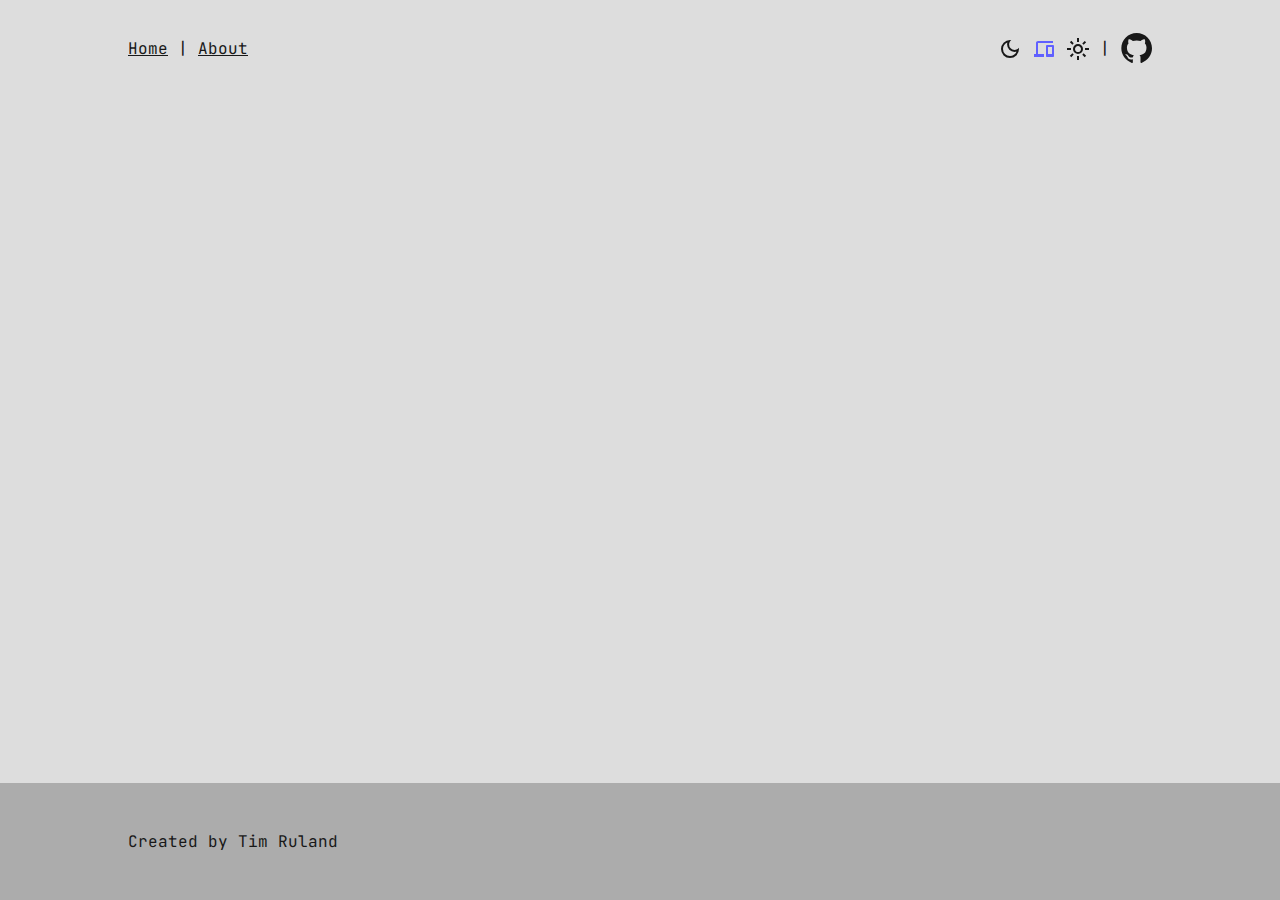
<file: about.html>
<!DOCTYPE html>
<html lang="en">

<head>
    <meta charset="UTF-8">
    <meta name="viewport" content="width=device-width, initial-scale=1.0">
    <title>Tim Ruland - Lebenslauf</title>
    <link rel="shortcut icon" href="assets/Lebenslauf/schönes bild klein@0,1x.png" type="image/x-icon">
    <link rel="stylesheet" href="style.css">
    <script type="module" src="Components.mjs"></script>
</head>

<body>
    <site-header></site-header>
    <main></main>
    <div class="grow"></div>
    <site-footer></site-footer>
</body>

</html>
</file>
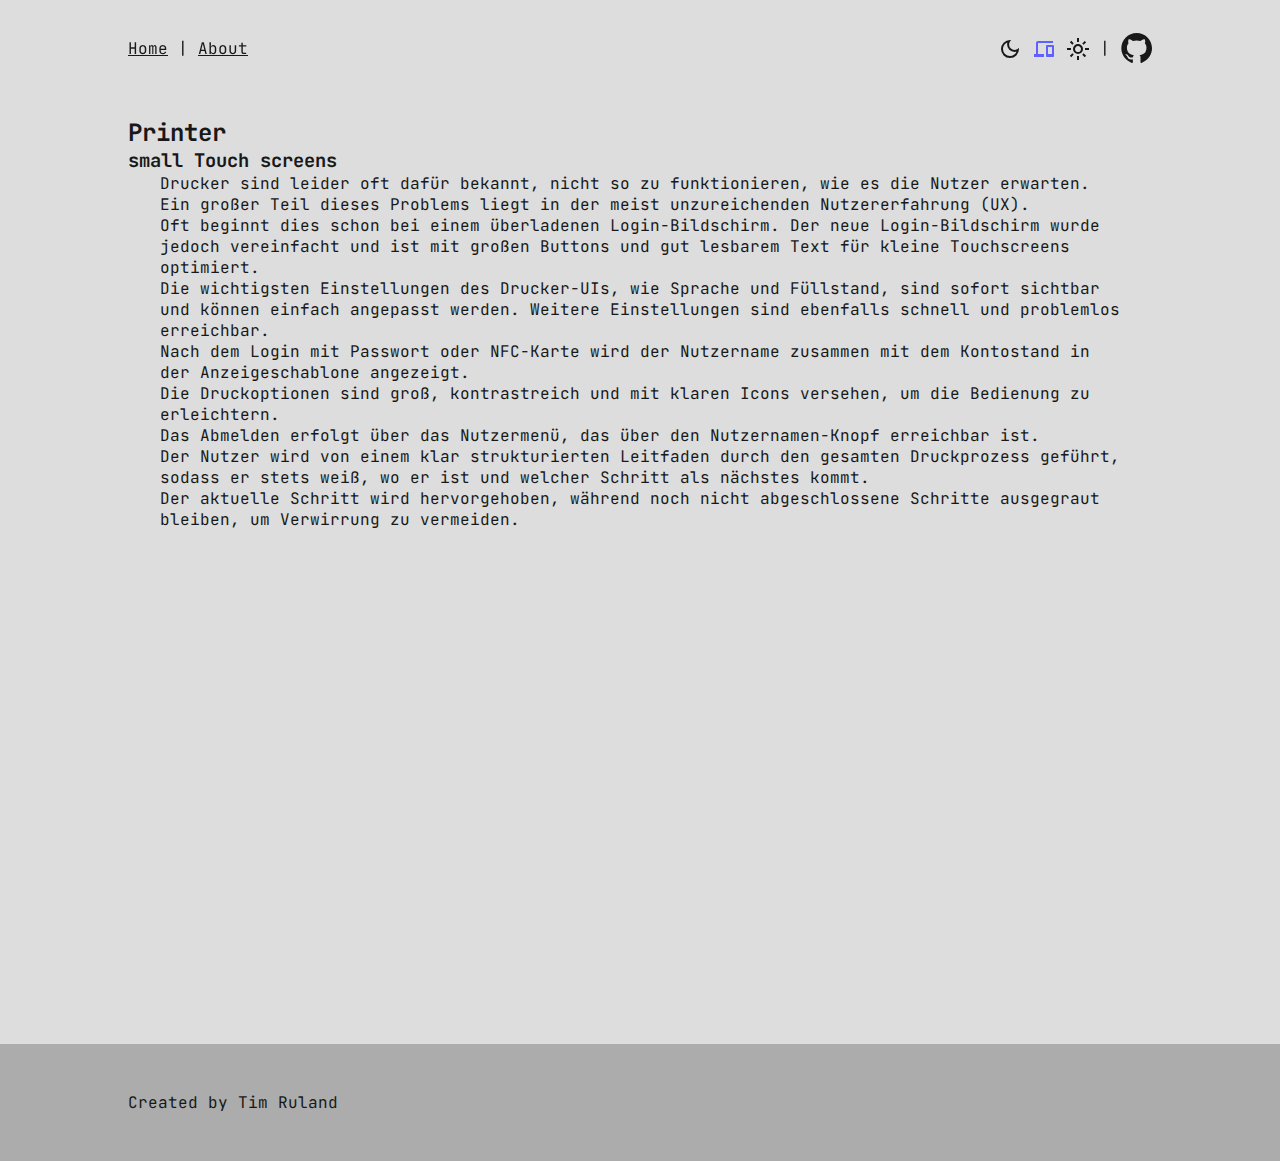
<file: printer.html>
<!DOCTYPE html>
<html lang="de">

<head>
    <meta charset="UTF-8">
    <meta name="viewport" content="width=device-width, initial-scale=1.0">
    <title>Tim Ruland - </title>
    <link rel="stylesheet" href="style.css">
    <script type="module" src="Components.mjs"></script>
    <script type="module" async src="script.mjs"></script>
</head>

<body>
    <site-header></site-header>
    <main>
        <section class="detail" id="Printer">
            <div class="heading">
                <img />
                <h2>Printer</h2>
                <h3>small Touch screens</h3>
            </div>
            <div class="content">
                <p>Drucker sind leider oft dafür bekannt, nicht so zu funktionieren, wie es die Nutzer erwarten. Ein
                    großer
                    Teil dieses
                    Problems liegt in der meist unzureichenden Nutzererfahrung (UX).
                </p>
                <p>Oft beginnt dies schon bei einem überladenen Login-Bildschirm. Der neue Login-Bildschirm wurde jedoch
                    vereinfacht und
                    ist mit großen Buttons und gut lesbarem Text für kleine Touchscreens optimiert.
                </p>
                <p>Die wichtigsten Einstellungen des Drucker-UIs, wie Sprache und Füllstand, sind sofort sichtbar und
                    können
                    einfach
                    angepasst werden. Weitere Einstellungen sind ebenfalls schnell und problemlos erreichbar.
                </p>
                <!-- TODO: Login screen mit slider PW/Karte -->
                <p>Nach dem Login mit Passwort oder NFC-Karte wird
                    der Nutzername zusammen mit dem Kontostand in
                    der Anzeigeschablone angezeigt.
                </p>
                <p>Die Druckoptionen sind groß, kontrastreich und mit
                    klaren Icons versehen, um die Bedienung zu erleichtern.
                </p>
                <p>Das Abmelden erfolgt über das Nutzermenü, das über
                    den Nutzernamen-Knopf erreichbar ist.
                </p>
                <!-- TODO: HomeScreen -->
                <p>Der Nutzer wird von einem klar strukturierten Leitfaden
                    durch den gesamten Druckprozess geführt,
                    sodass er stets weiß, wo er ist und welcher Schritt als
                    nächstes kommt.
                </p>
                <p>Der aktuelle Schritt wird hervorgehoben, während
                    noch nicht abgeschlossene Schritte ausgegraut bleiben,
                    um Verwirrung zu vermeiden.
                </p>
            </div>
            <!-- TODO: Print-serie -->
        </section>
    </main>
    <div class="grow"></div>
    <site-footer></site-footer>
</body>

</html>
</file>
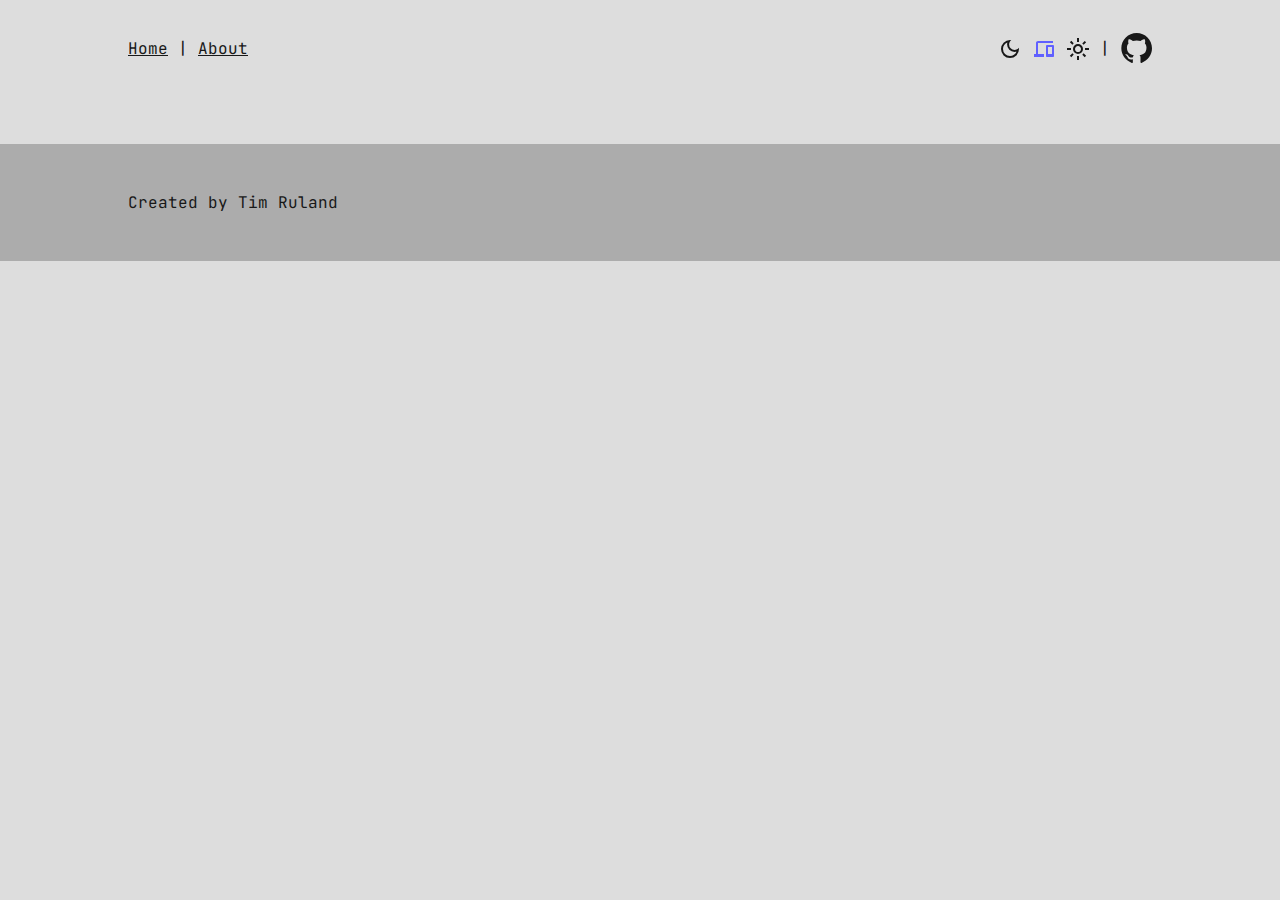
<file: skills.html>
<!DOCTYPE html>
<html lang="de">

<head>
    <meta charset="UTF-8">
    <meta name="viewport" content="width=device-width, initial-scale=1.0">
    <title>Document</title>
    <link rel="stylesheet" href="style.css">
    <script type="module" src="Components.mjs"></script>
    <script type="module" async src="script.mjs"></script>
</head>

<body>
    <site-header></site-header>
    <main> </main>
    <site-footer></site-footer>
</body>

</html>
</file>
<file: test.html>
<!DOCTYPE html>
<html lang="de">

<head>
    <meta charset="UTF-8">
    <meta name="viewport" content="width=device-width, initial-scale=1.0">
    <title>Document</title>

    <style>
        *{
            box-sizing: border-box;
            padding: 0;
            margin: 0;
        }
        /* enter custom select mode */
        select,
        ::picker(select) {
            appearance: base-select;
            font: -webkit-small-control;
        }

        /* remove default UA styles */
        option::checkmark,
        select::picker-icon {
            display: none;
        }

        ::picker(select) {
            border: none;
            box-shadow: 0px 12.8px 28.8px rgba(0, 0, 0, 0.13), 0px 0px 9.2px rgba(0, 0, 0, 0.11);
            /*  remove when patch is in  */
            place-items: start;
        }

        select {
            border: none;
            border-radius: 5px;
            padding: 0.5rem 0.75rem;
            transition-duration: 0.25s;
            align-items: center;
        }

        option {
            font-size: 1rem;
            display: grid;
            grid-template-columns: 2rem auto;
            gap: 0.5rem;
            padding: 0.5rem 1rem;
            transition-duration: 0.25s;
            width: 100%;
        }

        option:hover {
            background: lightgray;
        }

        option:not(:has(.material-symbols-outlined)) span {
            grid-column: 2;
        }

        .material-symbols-outlined svg {
            opacity: 0.75;
            width: 1.2rem;
            height: 1.5rem;
        }

        selectedcontent .text {
            display: none;
        }

        hr {
            height: 1px;
            background-color: lightgray;
            border: none;
        }

        .arrow {
            border-left: 0.3rem solid transparent;
            border-right: 0.3rem solid transparent;
            border-top: 0.3rem solid;
        }

        datalist {
            border: none;
            padding: 0.5rem 0;
        }

        select:has(:popover-open) button {
            background: lightgray;
        }
    </style>

</head>

<body>

    <select>
        <button>
            <selectedcontent></selectedcontent>
            <span class="arrow"></span>
        </button>
        <option value="reply">
            <span class="material-symbols-outlined">
                <svg xmlns="http://www.w3.org/2000/svg" height="24px" viewBox="0 -960 960 960" width="24px"
                    fill="#5f6368">
                    <path
                        d="M760-200v-160q0-50-35-85t-85-35H273l144 144-57 56-240-240 240-240 57 56-144 144h367q83 0 141.5 58.5T840-360v160h-80Z" />
                </svg>
            </span>
            <span class="text">Reply</span>
        </option>
        <option value="reply-all">
            <span class="material-symbols-outlined">
                <svg xmlns="http://www.w3.org/2000/svg" height="24px" viewBox="0 -960 960 960" width="24px"
                    fill="#5f6368">
                    <path
                        d="M320-280 80-520l240-240 57 56-184 184 184 184-57 56Zm480 80v-160q0-50-35-85t-85-35H433l144 144-57 56-240-240 240-240 57 56-144 144h247q83 0 141.5 58.5T880-360v160h-80Z" />
                </svg>
            </span>
            <span class="text">Reply all</span>
        </option>
        <option value="forward">
            <span class="material-symbols-outlined">
                <svg xmlns="http://www.w3.org/2000/svg" height="24px" viewBox="0 -960 960 960" width="24px"
                    fill="#5f6368">
                    <path
                        d="m640-280-57-56 184-184-184-184 57-56 240 240-240 240ZM80-200v-160q0-83 58.5-141.5T280-560h247L383-704l57-56 240 240-240 240-57-56 144-144H280q-50 0-85 35t-35 85v160H80Z" />
                </svg>
            </span>
            <span class="text">Forward</span>
        </option>
        <hr>
        <option value="edit">
            <span class="text">Edit subject</span>
        </option>
        <option value="pop-out">
            <span class="text">Pop out reply</span>
        </option>
    </select>
</body>

</html>
</file>
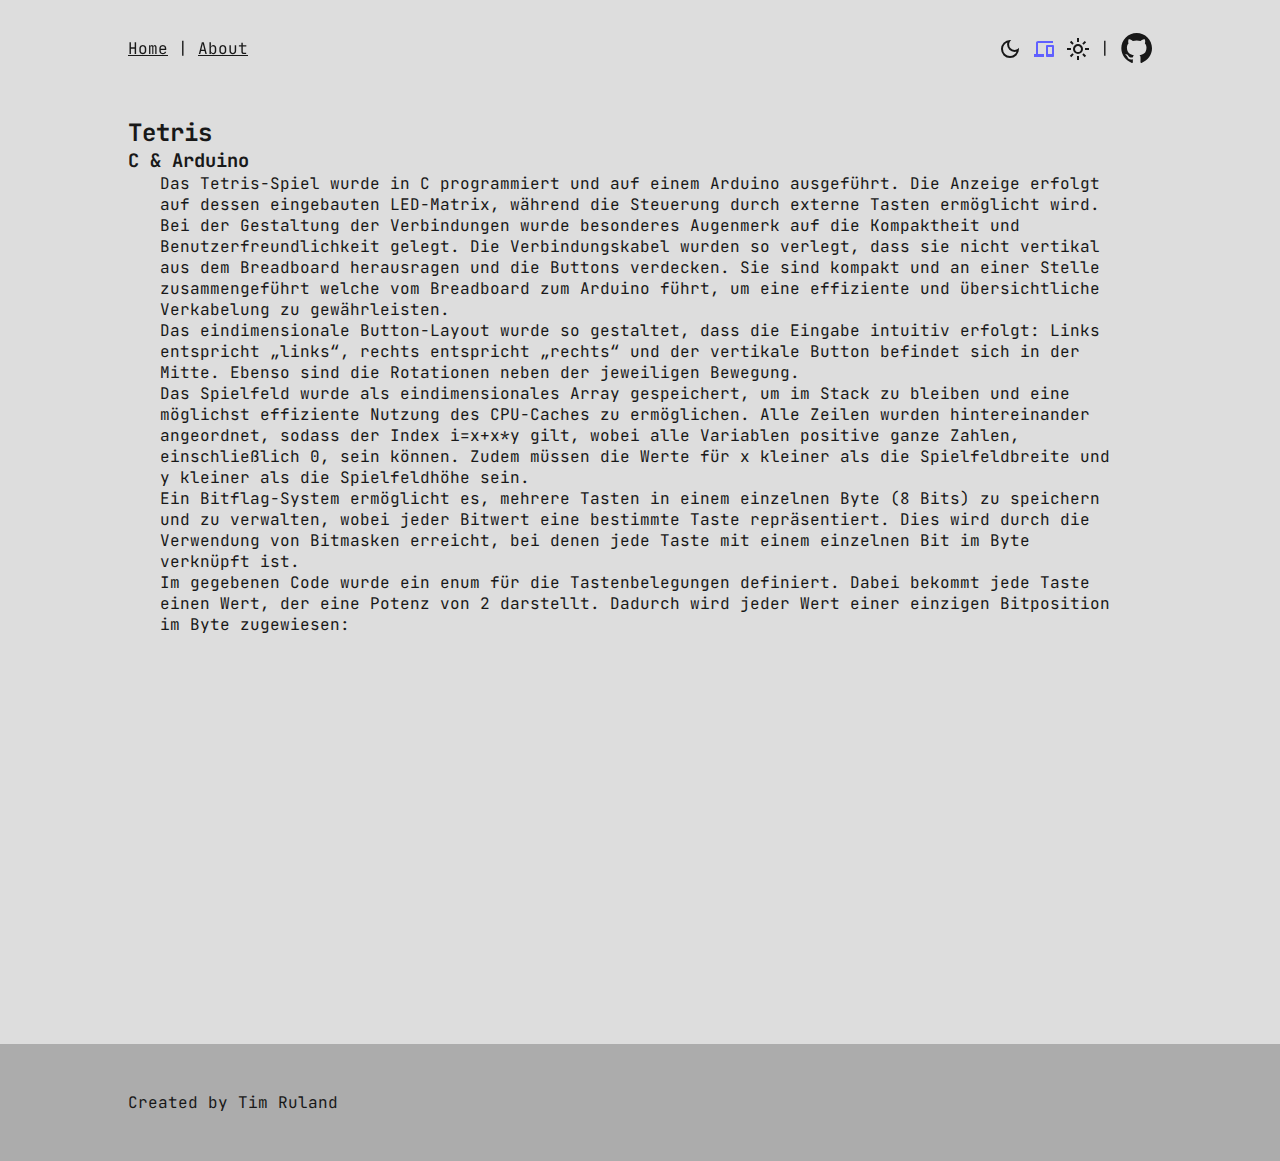
<file: tetris.html>
<!DOCTYPE html>
<html lang="de">

<head>
    <meta charset="UTF-8">
    <meta name="viewport" content="width=device-width, initial-scale=1.0">
    <title>Tim Ruland - </title>
    <link rel="stylesheet" href="style.css">
    <script type="module" src="Components.mjs"></script>
    <script type="module" async src="script.mjs"></script>
</head>

<body>
    <site-header></site-header>
    <main>
        <section class="detail" id="Tetris">
            <div class="heading">
                <img>
                <h2>Tetris</h2>
                <h3>C & Arduino</h3>
            </div>
            <div class="content">
                <!-- TODO: Arduino stuff -->
                <p>Das Tetris-Spiel wurde in C programmiert und auf einem Arduino ausgeführt. Die Anzeige erfolgt auf
                    dessen
                    eingebauten
                    LED-Matrix, während die Steuerung durch externe Tasten ermöglicht wird. Bei der Gestaltung der
                    Verbindungen wurde
                    besonderes Augenmerk auf die Kompaktheit und Benutzerfreundlichkeit gelegt. Die Verbindungskabel
                    wurden
                    so verlegt, dass
                    sie nicht vertikal aus dem Breadboard herausragen und die Buttons verdecken. Sie sind kompakt und an
                    einer Stelle
                    zusammengeführt welche vom Breadboard zum Arduino führt, um eine effiziente und übersichtliche
                    Verkabelung zu
                    gewährleisten.
                </p>
                <p>Das eindimensionale Button-Layout wurde so gestaltet, dass die Eingabe intuitiv erfolgt: Links
                    entspricht
                    „links“,
                    rechts entspricht „rechts“ und der vertikale Button befindet sich in der Mitte. Ebenso sind die
                    Rotationen neben der
                    jeweiligen Bewegung.
                </p>
                <!-- TODO: Code und explainer animation -->
                <p>Das Spielfeld wurde als eindimensionales Array gespeichert, um im Stack zu bleiben und eine möglichst
                    effiziente Nutzung
                    des CPU-Caches zu ermöglichen. Alle Zeilen wurden hintereinander angeordnet, sodass der Index
                    i=x+x*y
                    gilt, wobei alle
                    Variablen positive ganze Zahlen, einschließlich 0, sein können. Zudem müssen die Werte für x kleiner
                    als
                    die
                    Spielfeldbreite und y kleiner als die Spielfeldhöhe sein.
                </p>
                <p>Ein Bitflag-System ermöglicht es, mehrere Tasten in einem einzelnen Byte (8 Bits) zu speichern und zu
                    verwalten, wobei
                    jeder Bitwert eine bestimmte Taste repräsentiert. Dies wird durch die Verwendung von Bitmasken
                    erreicht,
                    bei denen jede
                    Taste mit einem einzelnen Bit im Byte verknüpft ist.
                </p>
                <p>Im gegebenen Code wurde ein enum für die Tastenbelegungen definiert. Dabei bekommt jede Taste einen
                    Wert,
                    der eine
                    Potenz von 2 darstellt. Dadurch wird jeder Wert einer einzigen Bitposition im Byte zugewiesen:
                </p>
            </div>
        </section>
    </main>
    <div class="grow"></div>
    <site-footer></site-footer>
</body>

</html>
</file>
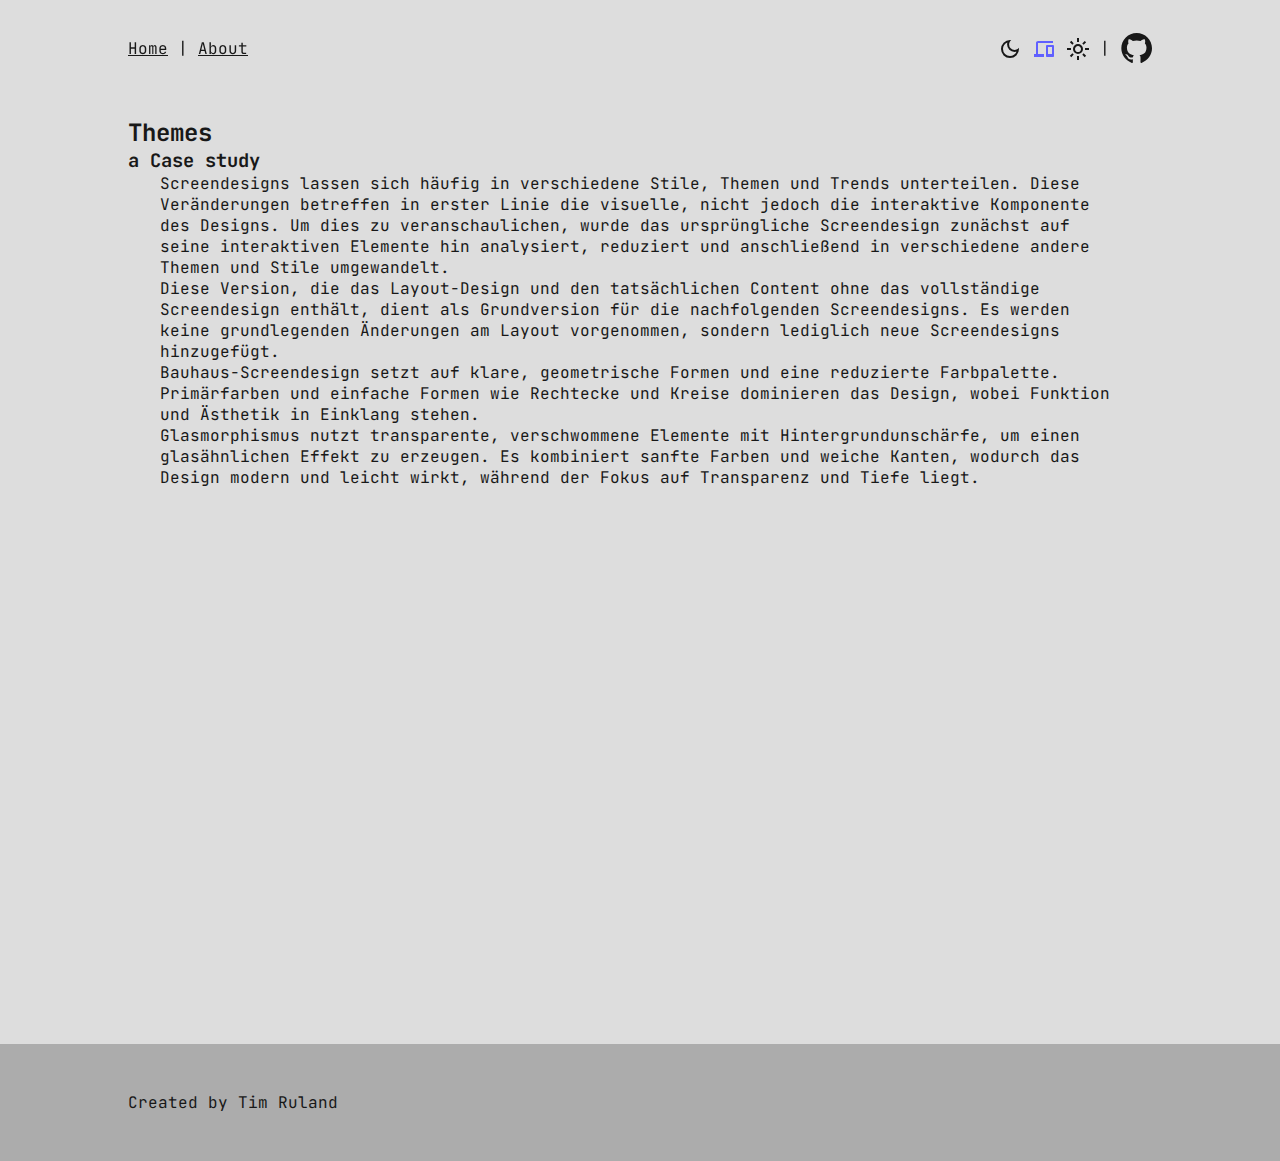
<file: themes.html>
<!DOCTYPE html>
<html lang="de">

<head>
    <meta charset="UTF-8">
    <meta name="viewport" content="width=device-width, initial-scale=1.0">
    <title>Tim Ruland - </title>
    <link rel="stylesheet" href="style.css">
    <script type="module" src="Components.mjs"></script>
    <script type="module" async src="script.mjs"></script>
</head>

<body>
    <site-header></site-header>
    <main>
        <section class="detail" id="Themes">
            <div class="heading">
                <img>
                <h2>Themes</h2>
                <h3>a Case study</h3>
            </div>
            <div class="content">
                <!-- TODO: Original Screen -->
                <p>Screendesigns lassen sich häufig in verschiedene Stile, Themen und Trends unterteilen. Diese
                    Veränderungen betreffen in
                    erster Linie die visuelle, nicht jedoch die interaktive Komponente des Designs.
                    Um dies zu veranschaulichen, wurde das ursprüngliche Screendesign zunächst auf seine interaktiven
                    Elemente hin
                    analysiert, reduziert und anschließend in verschiedene andere Themen und Stile umgewandelt.
                </p>
                <!-- TODO: Minimal Screen -->
                <p>Diese Version, die das Layout-Design und den tatsächlichen Content ohne das vollständige Screendesign
                    enthält, dient als
                    Grundversion für die nachfolgenden Screendesigns. Es werden keine grundlegenden Änderungen am Layout
                    vorgenommen,
                    sondern lediglich neue Screendesigns hinzugefügt.
                </p>
                <!-- TODO: Bauhaus Screen -->
                <p>Bauhaus-Screendesign setzt auf klare, geometrische Formen und eine reduzierte Farbpalette.
                    Primärfarben
                    und einfache Formen wie Rechtecke und Kreise dominieren das Design, wobei Funktion und Ästhetik in
                    Einklang stehen.
                </p>
                <!-- TODO: Glas Screen -->
                <p>Glasmorphismus nutzt transparente, verschwommene Elemente mit Hintergrundunschärfe, um einen
                    glasähnlichen Effekt zu erzeugen. Es kombiniert sanfte Farben und weiche Kanten, wodurch das Design
                    modern und leicht wirkt, während der Fokus auf Transparenz und Tiefe liegt.
                </p>
            </div>
        </section>
    </main>
    <div class="grow"></div>
    <site-footer></site-footer>
</body>

</html>
</file>
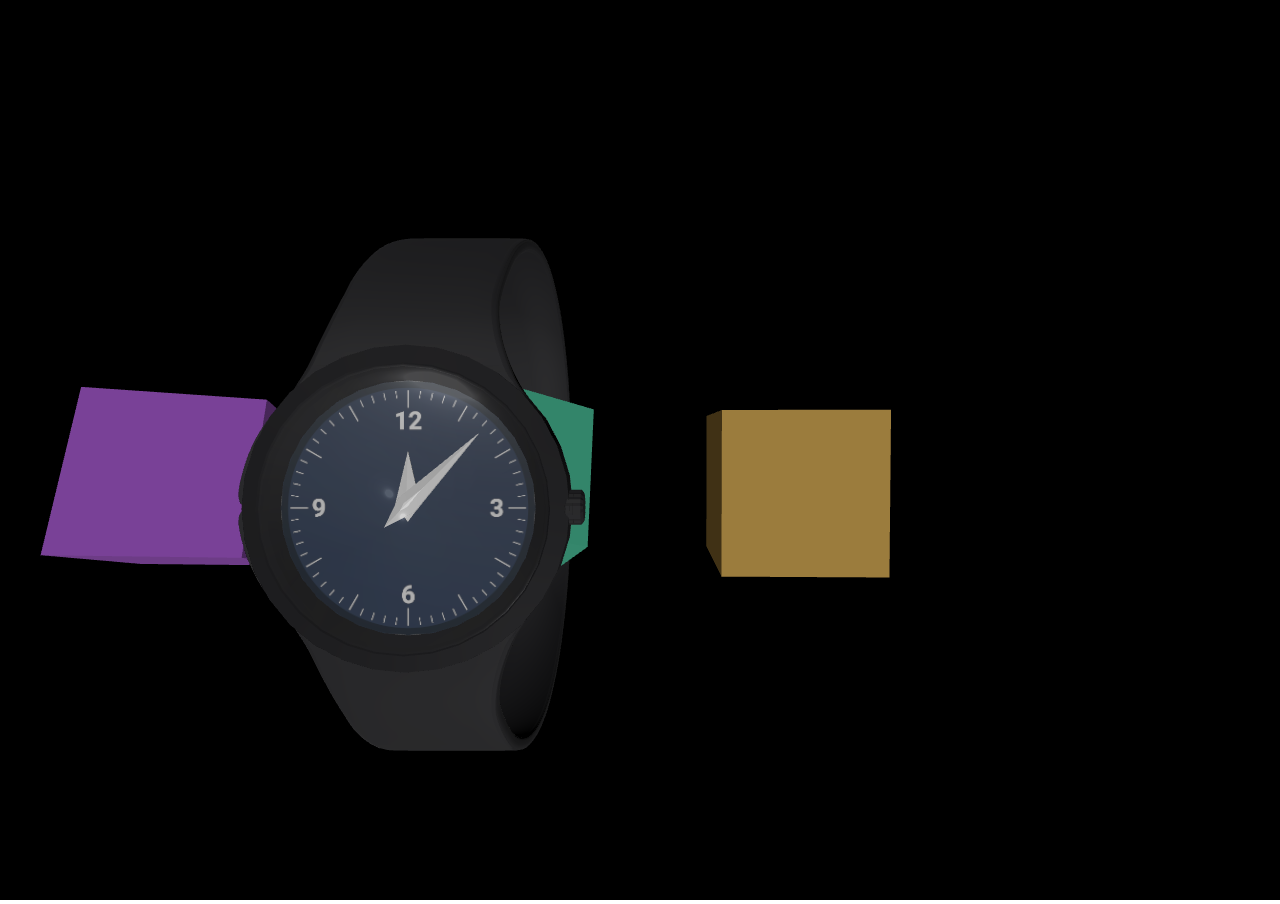
<file: webgl.test.html>
<!DOCTYPE html>
<html lang="en">

<head>
    <script type="importmap">
            {
                "imports": {
                    "three": "./vendor/three.js r174/build/three.module.js",
                    "three/addons/": "./vendor/three.js r174/examples/jsm/"
                }
            }
        </script>
    <meta charset="UTF-8">
    <meta name="viewport" content="width=device-width, initial-scale=1.0">
    <title>Document</title>
    <script type="module" src="webgl.test/webgl.test.mjs"></script>
    <style>
        * {
            margin: 0;
            padding: 0;
            box-sizing: border-box;
            overflow: hidden;
        }
    </style>
</head>

<body>
    <canvas id="c" style="width: 100dvw;height: 100dvh;"></canvas>
</body>

</html>
</file>
<file: style.css>
@font-face {
    font-family: "JetBrains Mono";
    src: local("JetBrains Mono"), url(/assets/JetBrains_Mono/JetBrainsMono-VariableFont_wght.ttf);
}

*::before,
*::after,
* {
    transition: color 0.2s ease-in-out,
        background-color 0.2s ease-in-out,
        border-color 0.2s ease-in-out,
        stroke 0.2s ease-in-out,
        fill 0.2s ease-in-out;

    box-sizing: border-box;
    margin: 0;
    padding: 0;
    /* border: 2px solid red; */
}

:root {
    --dark: #181818;
    --light: #ddd;
    --accent: #6060ff;
    /* --accent-2: color-mix(in srgb, color-mix(in srgb, var(--bg), var(--fg) 0%), var(--accent) 50%); */
    --accent-2: #4141bd;

    --outer-width: 80dvw;
    --content-width: calc(var(--outer-width) - 5dvw);
    --border-r: 1rem;

    font-family: "JetBrains Mono", 'Segoe UI', Tahoma, Geneva, Verdana, sans-serif;
    scroll-behavior: smooth;
}


:root:has(#theme_system:checked) {

    @media screen and (prefers-color-scheme: light) {
        --bg: var(--light);
        --fg: var(--dark);
    }

    @media screen and (prefers-color-scheme: dark) {
        --bg: var(--dark);
        --fg: var(--light);
    }
}

:root:has(#theme_dark:checked) {
    --bg: var(--dark);
    --fg: var(--light);
}

:root:has(#theme_light:checked) {
    --bg: var(--light);
    --fg: var(--dark);
}

dialog {
    margin: revert;
    padding: revert;
    color: var(--fg);
    background-color: rgba(from var(--bg) r g b / 0.8);
    max-width: var(--outer-width);
}

img {
    width: 100%;
    height: 100%;
    object-fit: scale-down;
}

svg {
    fill: var(--fg);
}

body {
    background-color: var(--bg);
    color: var(--fg);
    min-height: 100dvh;
    margin: auto;
    display: flex;
    flex-direction: column;
}

.center {
    display: inline-flex;
    justify-content: center;
    align-items: center;
    gap: 1ch;
}

.detail {
    min-height: 100dvh;
    max-width: 100dvw;
}

.button {
    --i-size: var(--size, 2em);
    margin: var(--i-size) 2ch;
    padding: calc(var(--i-size)*0.5) calc(var(--i-size)*0.75);
    border-radius: var(--border-r);
    border: 0.05em solid var(--fg);
    color: var(--fg);
    background-color: var(--bg);
    height: fit-content;
    width: fit-content;
    cursor: pointer;
    text-decoration: none;

    &[active] {
        background-color: var(--accent-2);
        border-color: rgba(255, 255, 255, 0);
        color: var(--light);
    }

    &:hover {
        color: var(--light);
        border-color: rgba(255, 255, 255, 0);
        background-color: var(--accent);
    }
}

.grid {
    display: grid;
    grid-template-columns: repeat(var(--grid-width), 1fr);
    grid-template-rows: repeat(var(--grid-height, auto-fit), var(--row-height, 1fr));
    gap: var(--gap);

    &.auto,
    &.default {
        grid-template-columns: repeat(auto-fit, minmax(var(--min-col), 1fr));
        justify-content: center;
    }

    &.default {
        --gap: 1ch;
    }
}

.masonry {
    &.default {
        --column-width: 20ch;
    }

    columns: var(--column-width);
}

.flex {
    display: flex;

    &.column {
        flex-direction: column;
    }
}

.grow {
    flex-grow: 1;
}

.heading {
    grid-area: Heading;
    column-span: all;
    display: block;
    margin: auto;
    width: var(--outer-width);

    .title-image {
        height: 25em;
        width: 100%;
    }
}

.content {
    grid-area: content;
    width: var(--content-width);
    margin: 0 auto;
}

.card {
    --pad: 1ch;
    padding: var(--pad);
    margin: 0.25em;
    background-color: color-mix(in srgb, var(--bg), var(--fg) 10%);
    border: 0.2ch solid rgba(from var(--fg) r g b / 0.25);
    border-radius: var(--border-r);
    grid-row: span 5;
    display: grid;
    grid-template-rows: subgrid;

    h3 {
        margin-top: 0.25em;
    }

    h4 {
        margin-top: -0.5em;
    }

    img {
        width: 100%;
        height: 15rem;
        object-fit: cover;
        border-radius: calc(var(--border-r) - var(--pad) / 2);
    }

    &:hover {
        background-color: var(--accent);
        color: var(--light);
        border-color: rgba(255, 255, 255, 0);
    }
}

[modal-target],
[dialog-target],
[popover-target] {
    cursor: pointer;
}

header {
    display: flex;
    align-items: center;
    justify-content: center;
    gap: 1ch;
    width: var(--outer-width);
}

site-header {
    --transparency: 0.85;

    position: sticky;
    top: 0;

    background-color: rgba(from var(--bg) r g b / var(--transparency));
    padding: 2em 0;

    display: flex;
    justify-content: center;

    a,
    .link {
        color: var(--fg);
        cursor: pointer;

        &:hover {
            color: var(--accent);
            text-decoration: underline;

            svg {
                fill: var(--accent);
            }
        }
    }

    &:has(#theme_dark:checked) {
        #dark {
            cursor: default;

            svg {
                fill: var(--accent);
            }
        }
    }

    &:has(#theme_system:checked) {
        #system {
            cursor: default;

            svg {
                fill: var(--accent);
            }
        }
    }

    &:has(#theme_light:checked) {
        #light {
            cursor: default;

            svg {
                fill: var(--accent);
            }
        }
    }

    multi-state-button {
        position: relative;
        top: 10%;
    }
}

#hero {
    --grid-size: 3;

    display: flex;
    flex-direction: column;
    height: 80vh;

    .spread {
        margin: 2em 0;
        flex-grow: 1;
        display: grid;
        align-items: end;
        overflow: hidden;
        grid-template-columns: repeat(var(--grid-size), 1fr);
        grid-template-rows: repeat(var(--grid-size), 1fr);

        scroll-image,
        scroll-image *,
        .scrolling-container,
        .scrolling-container * {
            grid-column: calc(var(--grid-size) + 1) / 1;
            grid-row: calc(var(--grid-size) + 1) / 1;
            object-fit: cover;
        }

        #heroButtons {
            width: fit-content;
            height: fit-content;
            /* padding: 1em 2ch;
            border-radius: var(--border-r);
            background-color: rgba(120, 120, 120, 0.2); */
            grid-column: var(--grid-size);
            grid-row: var(--grid-size);
        }
    }
}

.scrolling-container,
scroll-image {
    width: 100%;
    height: 100%;
    /* Höhe der Anzeige, je nach Bedarf anpassen */
    overflow: hidden;
    /* Verhindert, dass das Bild außerhalb des Containers sichtbar wird */
    position: relative;
    z-index: -1;
}

.scrolling-image {
    display: block;
    object-fit: cover;
    margin: 0;
    padding: 0;
    width: 100%;
    height: auto;
    position: relative;
    top: 0;
    animation: scrollVertical 10s linear infinite;
}

@keyframes scrollVertical {
    0% {
        translate: 0 0;
    }

    100% {
        translate: 0 -100%;
        /* Zweites Bild kommt an die Stelle des ersten Bildes */
    }
}

@keyframes scrollHorizontal {
    0% {
        translate: 0 0;
    }

    100% {
        translate: 100% 0;
        /* Zweites Bild kommt an die Stelle des ersten Bildes */
    }
}

@keyframes scrollBoth {
    0% {
        translate: 0 0;
    }

    100% {
        translate: 100% -100%;
        /* Zweites Bild kommt an die Stelle des ersten Bildes */
    }
}

#projectgrid{
    padding-top: 8rem;
}

#DMMS,
#DMMS-Dialog-Head {
    color: var(--dark);
    background-size: cover;
    background-image: url("./assets/Design der Mensch Maschiene Schnittstelle/WatchOut/app bg.png");
}

#DMMS-Title {
    --grid-size: 3;

    display: grid;
    grid-template-columns: repeat(var(--grid-size), 1fr);
}

site-footer {
    margin-top: 3em;
    padding-bottom: 3em;
    padding-top: 3em;
    background-color: color-mix(in srgb, var(--bg), var(--fg) 25%);

    footer {
        width: var(--outer-width);
        margin: auto;
    }
}
</file>
